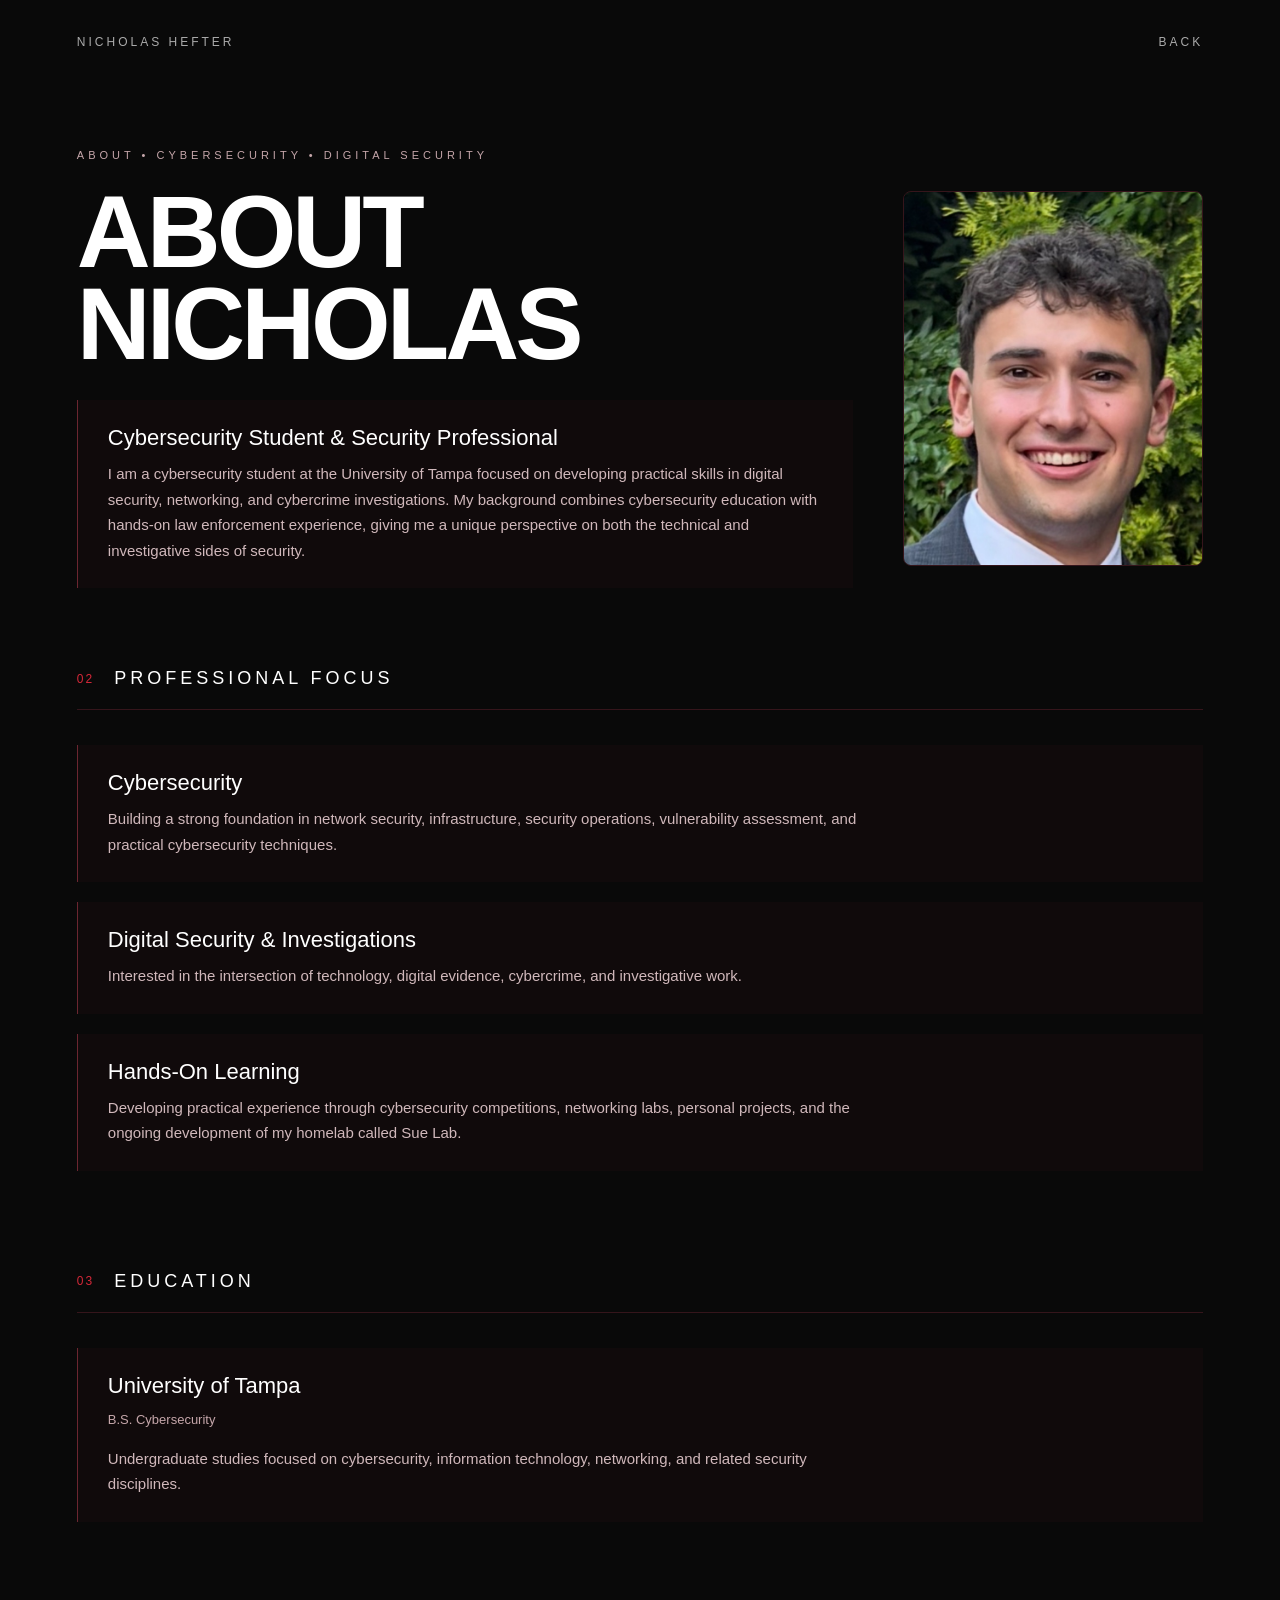
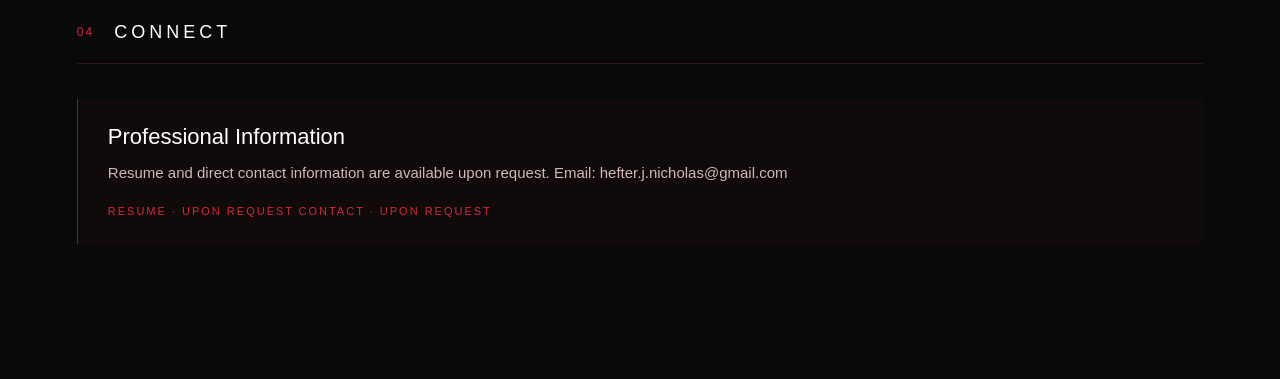
<file: about.html>
<!DOCTYPE html>
<html lang="en">

<head>

    <meta charset="UTF-8">
    <meta name="viewport" content="width=device-width, initial-scale=1.0">

    <title>About | Nicholas Hefter</title>

    <link rel="stylesheet" href="style.css">

</head>

<body>

    <main class="page">

        <!-- Navigation -->

        <nav class="page-nav">

            <a href="index.html">NICHOLAS HEFTER</a>

            <a href="index.html">BACK</a>

        </nav>


       
<!-- Page Header and Introduction -->


<section class="about-hero">

    <div class="about-hero-text">

        <section class="page-header">
            <p class="hero-label">
                ABOUT • CYBERSECURITY • DIGITAL SECURITY
            </p>

            <h1>
                ABOUT<br>
                NICHOLAS
            </h1>
        </section>

        <div class="content-card">
            <h3>Cybersecurity Student & Security Professional</h3>

            <p>
                I am a cybersecurity student at the University
                of Tampa focused on developing practical skills
                in digital security, networking, and cybercrime
                investigations. My background combines cybersecurity 
                education with hands-on law enforcement experience,
                giving me a unique perspective on both the
                technical and investigative sides of security.
            </p>
        </div>

    </div>

    <div class="about-image">
        <img src="images/about-headshot-original-crop.jpg"
             alt="Nicholas Hefter">
    </div>

</section>



        <!-- =========================================
             FOCUS
             ========================================= -->

        <section class="content-section">

            <div class="section-title">

                <span>02</span>

                <h2>PROFESSIONAL FOCUS</h2>

            </div>


            <div class="content-card">

                <h3>Cybersecurity</h3>

                <p>
                    Building a strong foundation in network
                    security, infrastructure, security operations,
                    vulnerability assessment, and practical
                    cybersecurity techniques.
                </p>

            </div>


            <div class="content-card">

                <h3>Digital Security & Investigations</h3>

                <p>
                    Interested in the intersection of technology,
                    digital evidence, cybercrime, and investigative
                    work.
                </p>

            </div>


            <div class="content-card">

                <h3>Hands-On Learning</h3>

                <p>
                    Developing practical experience through
                    cybersecurity competitions, networking labs,
                    personal projects, and the ongoing development
                    of my homelab called Sue Lab.
                </p>

            </div>

        </section>


        <!-- =========================================
             EDUCATION
             ========================================= -->

        <section class="content-section">

            <div class="section-title">

                <span>03</span>

                <h2>EDUCATION</h2>

            </div>


            <div class="content-card">

                <h3>University of Tampa</h3>

                <p class="card-meta">
                    B.S. Cybersecurity
                </p>

                <p>
                    Undergraduate studies focused on cybersecurity,
                    information technology, networking, and
                    related security disciplines.
                </p>

            </div>

        </section>


        <!-- =========================================
             CONNECT
             ========================================= -->

        <section class="content-section">

            <div class="section-title">

                <span>04</span>

                <h2>CONNECT</h2>

            </div>


            <div class="content-card">

                <h3>Professional Information</h3>

                <p>
                    Resume and direct contact information are
                    available upon request.
                    Email: hefter.j.nicholas@gmail.com

                </p>

                <a href="#" class="card-link">
                    RESUME · UPON REQUEST
                </a>

                <a href="#" class="card-link">
                    CONTACT · UPON REQUEST
                </a>

            </div>

        </section>


    </main>

</body>

</html>
</file>
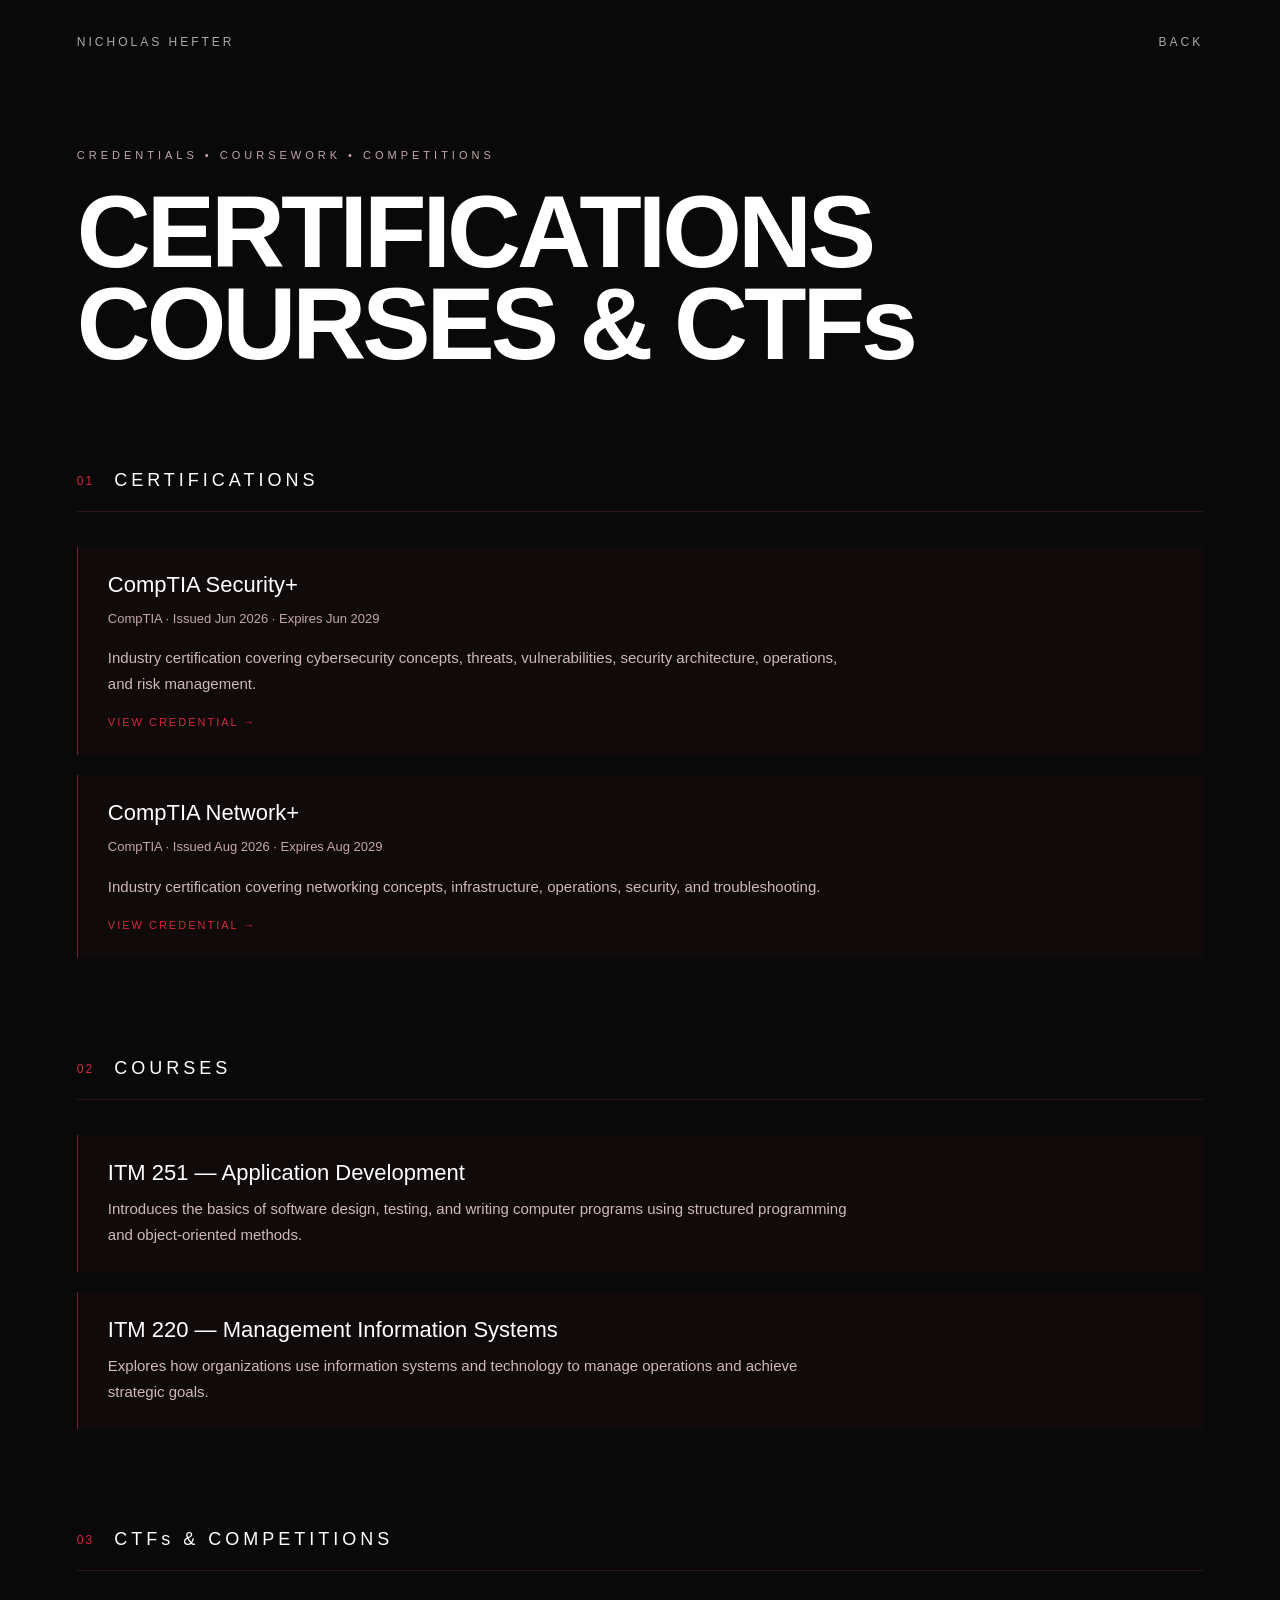
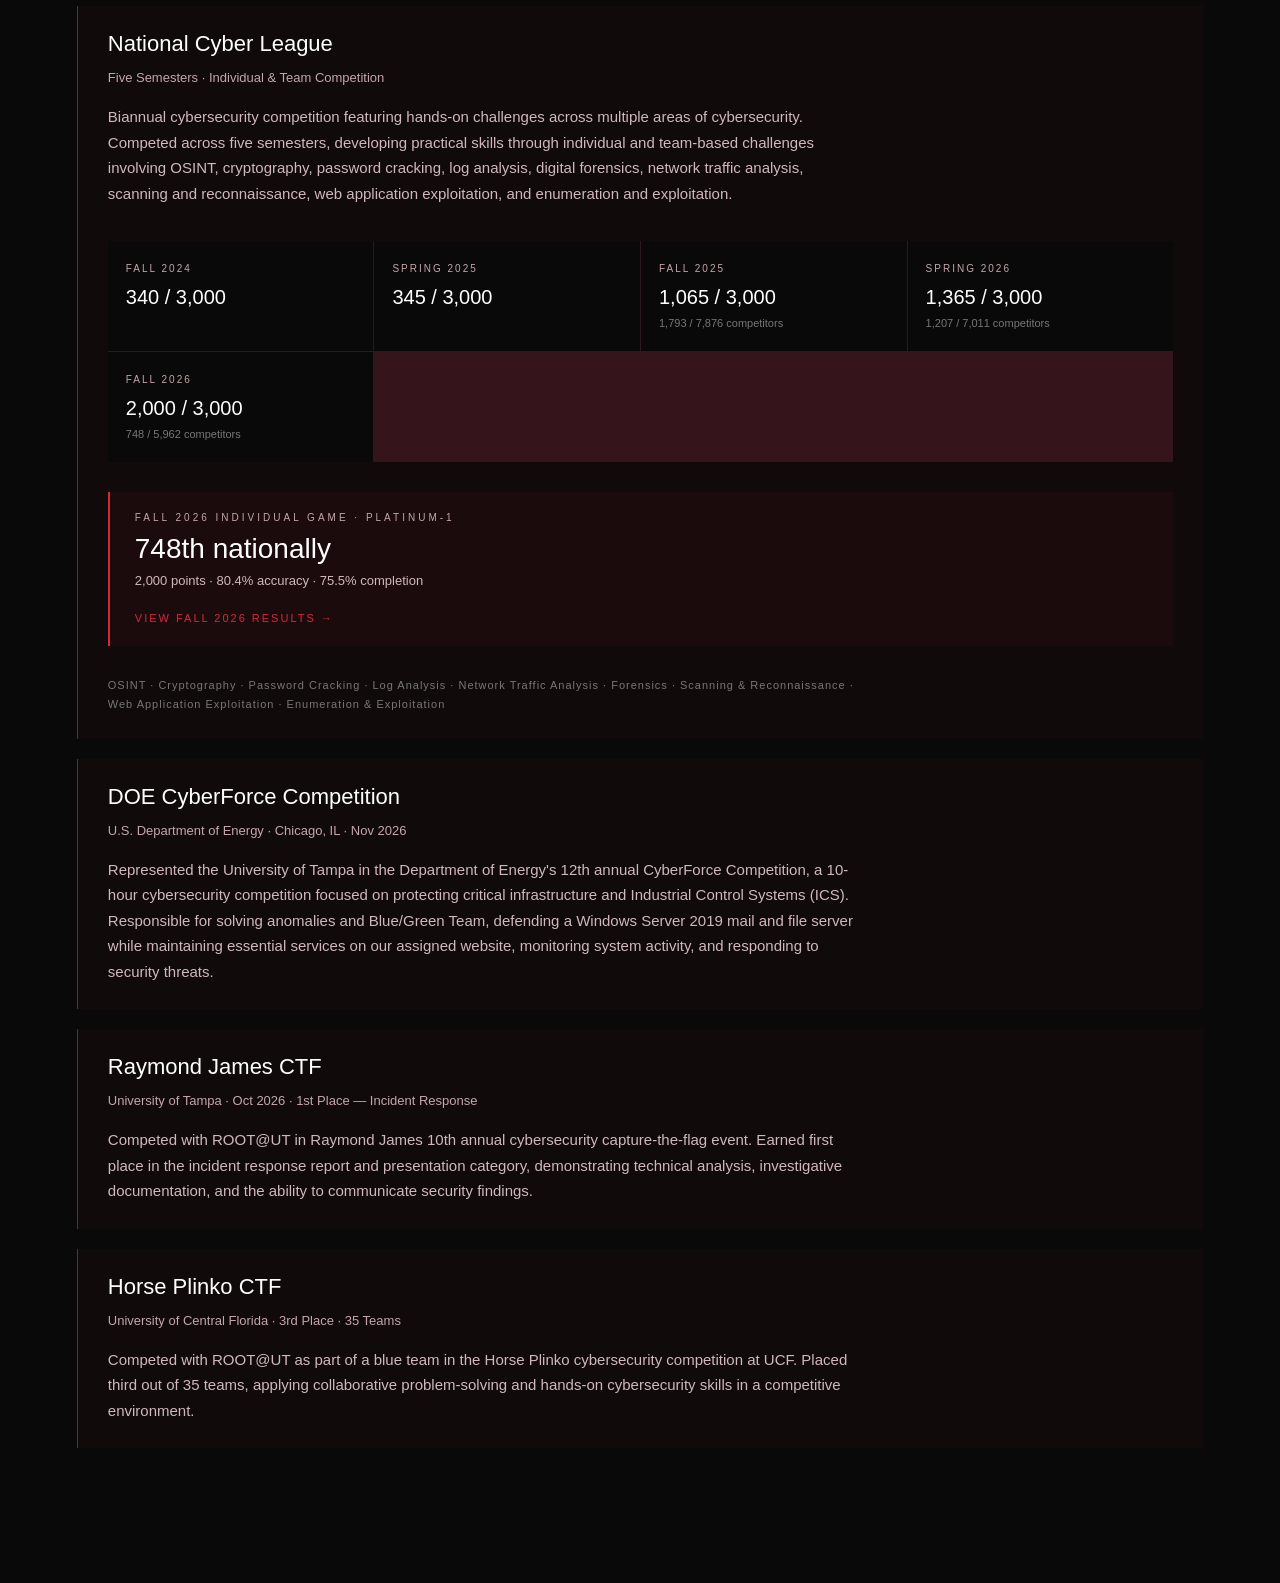
<file: certifications.html>
<!DOCTYPE html>
<html lang="en">

<head>

    <meta charset="UTF-8">
    <meta name="viewport" content="width=device-width, initial-scale=1.0">

    <title>Certifications | Nicholas Hefter</title>

    <link rel="stylesheet" href="style.css">

</head>

<body>

    <main class="page">

        <!-- Navigation -->

        <nav class="page-nav">

            <a href="index.html">NICHOLAS HEFTER</a>

            <a href="index.html">BACK</a>

        </nav>


        <!-- Page Header -->

        <section class="page-header">

            <p class="hero-label">
                CREDENTIALS • COURSEWORK • COMPETITIONS
            </p>

            <h1>
                CERTIFICATIONS<br>
                COURSES & CTFs
            </h1>

        </section>


        <!-- =========================================
             CERTIFICATIONS
             ========================================= -->

        <section class="content-section">

            <div class="section-title">

                <span>01</span>

                <h2>CERTIFICATIONS</h2>

            </div>


            <!-- Security+ -->

            <div class="content-card">

                <h3>CompTIA Security+</h3>

                <p class="card-meta">
                    CompTIA · Issued Jun 2026 · Expires Jun 2029
                </p>

                <p>
                    Industry certification covering cybersecurity
                    concepts, threats, vulnerabilities, security
                    architecture, operations, and risk management.
                </p>

                <a
                    href="https://cp.certmetrics.com/CompTIA/en/public/verify/credential/9987d7bb629b4f12ae9b3b1dc7152455"
                    target="_blank"
                    rel="noopener noreferrer"
                    class="card-link">
                    VIEW CREDENTIAL →
                </a>

            </div>


            <!-- Network+ -->

            <div class="content-card">

                <h3>CompTIA Network+</h3>

                <p class="card-meta">
                    CompTIA · Issued Aug 2026 · Expires Aug 2029
                </p>

                <p>
                    Industry certification covering networking
                    concepts, infrastructure, operations, security,
                    and troubleshooting.
                </p>

                <a
                    href="https://cp.certmetrics.com/CompTIA/en/public/verify/credential/8b1e87f093cf454fa83ebafa1032da5b"
                    target="_blank"
                    rel="noopener noreferrer"
                    class="card-link">
                    VIEW CREDENTIAL →
                </a>

            </div>

        </section>


        <!-- =========================================
             COURSES
             ========================================= -->

        <section class="content-section">

            <div class="section-title">

                <span>02</span>

                <h2>COURSES</h2>

            </div>


            <!-- ITM 251 -->

            <div class="content-card">

                <h3>ITM 251 — Application Development</h3>

                <p>
                    Introduces the basics of software design, testing,
                    and writing computer programs using structured
                    programming and object-oriented methods.
                </p>

            </div>


            <!-- ITM 220 -->

            <div class="content-card">

                <h3>ITM 220 — Management Information Systems</h3>

                <p>
                    Explores how organizations use information systems
                    and technology to manage operations and achieve
                    strategic goals.
                </p>

            </div>

        </section>


        <!-- =========================================
             CTFs & COMPETITIONS
             ========================================= -->

        
<!-- =========================================
     CTFs & COMPETITIONS
     ========================================= -->

<section class="content-section">

    <div class="section-title">

        <span>03</span>

        <h2>CTFs & COMPETITIONS</h2>

    </div>


    <!-- National Cyber League -->

    <div class="content-card">

        <h3>National Cyber League</h3>

        <p class="card-meta">
            Five Semesters · Individual & Team Competition
        </p>

        <p>
            Biannual cybersecurity competition featuring
            hands-on challenges across multiple areas of
            cybersecurity. Competed across five semesters,
            developing practical skills through individual
            and team-based challenges involving OSINT,
            cryptography, password cracking, log analysis,
            digital forensics, network traffic analysis,
            scanning and reconnaissance, web application
            exploitation, and enumeration and exploitation.
        </p>


        <!-- Competition Results -->

        <div class="ncl-results">

            <div class="ncl-result">
                <span class="ncl-semester">FALL 2024</span>
                <strong>340 / 3,000</strong>
            </div>

            <div class="ncl-result">
                <span class="ncl-semester">SPRING 2025</span>
                <strong>345 / 3,000</strong>
            </div>

            <div class="ncl-result">
                <span class="ncl-semester">FALL 2025</span>
                <strong>1,065 / 3,000</strong>
                <small>1,793 / 7,876 competitors</small>
            </div>

            <div class="ncl-result">
                <span class="ncl-semester">SPRING 2026</span>
                <strong>1,365 / 3,000</strong>
                <small>1,207 / 7,011 competitors</small>
            </div>

            <div class="ncl-result">
                <span class="ncl-semester">FALL 2026</span>
                <strong>2,000 / 3,000</strong>
                <small>748 / 5,962 competitors</small>
            </div>

        </div>


        <!-- Latest NCL Result -->

        <div class="ncl-highlight">

            <span>
                FALL 2026 INDIVIDUAL GAME · PLATINUM-1
            </span>

            <strong>748th nationally</strong>

            <p>
                2,000 points · 80.4% accuracy ·
                75.5% completion
            </p>

            <a
                href="https://cyberskyline.com/world/6a1729e7d4551af5a8772a54/report"
                class="card-link"
                target="_blank"
                rel="noopener noreferrer">
                VIEW FALL 2026 RESULTS →
            </a>

        </div>


        <p class="skills-line">
            OSINT · Cryptography · Password Cracking ·
            Log Analysis · Network Traffic Analysis ·
            Forensics · Scanning & Reconnaissance ·
            Web Application Exploitation ·
            Enumeration & Exploitation
        </p>

    </div>


    <!-- DOE CyberForce -->

    <div class="content-card">

        <h3>DOE CyberForce Competition</h3>

        <p class="card-meta">
            U.S. Department of Energy · Chicago, IL · Nov 2026
        </p>

        <p>
            Represented the University of Tampa in the
            Department of Energy's 12th annual CyberForce 
            Competition, a 10-hour cybersecurity competition 
            focused on protecting critical infrastructure and Industrial
            Control Systems (ICS). Responsible for solving anomalies and
            Blue/Green Team, defending a Windows Server 2019 mail and
            file server while maintaining essential services on our assigned 
            website, monitoring system activity, and responding to
            security threats.
        </p>

    </div>


    <!-- Raymond James CTF -->

    <div class="content-card">

        <h3>Raymond James CTF</h3>

        <p class="card-meta">
            University of Tampa · Oct 2026 · 1st Place — Incident Response
        </p>

        <p>
            Competed with ROOT@UT in Raymond James 10th annual 
            cybersecurity capture-the-flag event. Earned first 
            place in the incident response report and presentation 
            category, demonstrating technical analysis, investigative
            documentation, and the ability to communicate
            security findings.
        </p>

    </div>


    <!-- Horse Plinko CTF -->

    <div class="content-card">

        <h3>Horse Plinko CTF</h3>

        <p class="card-meta">
            University of Central Florida · 3rd Place · 35 Teams
        </p>

        <p>
            Competed with ROOT@UT as part of a blue team in the Horse Plinko
            cybersecurity competition at UCF. Placed third
            out of 35 teams, applying collaborative problem-solving
            and hands-on cybersecurity skills in a competitive
            environment.
        </p>

    </div>

</section>
</file>
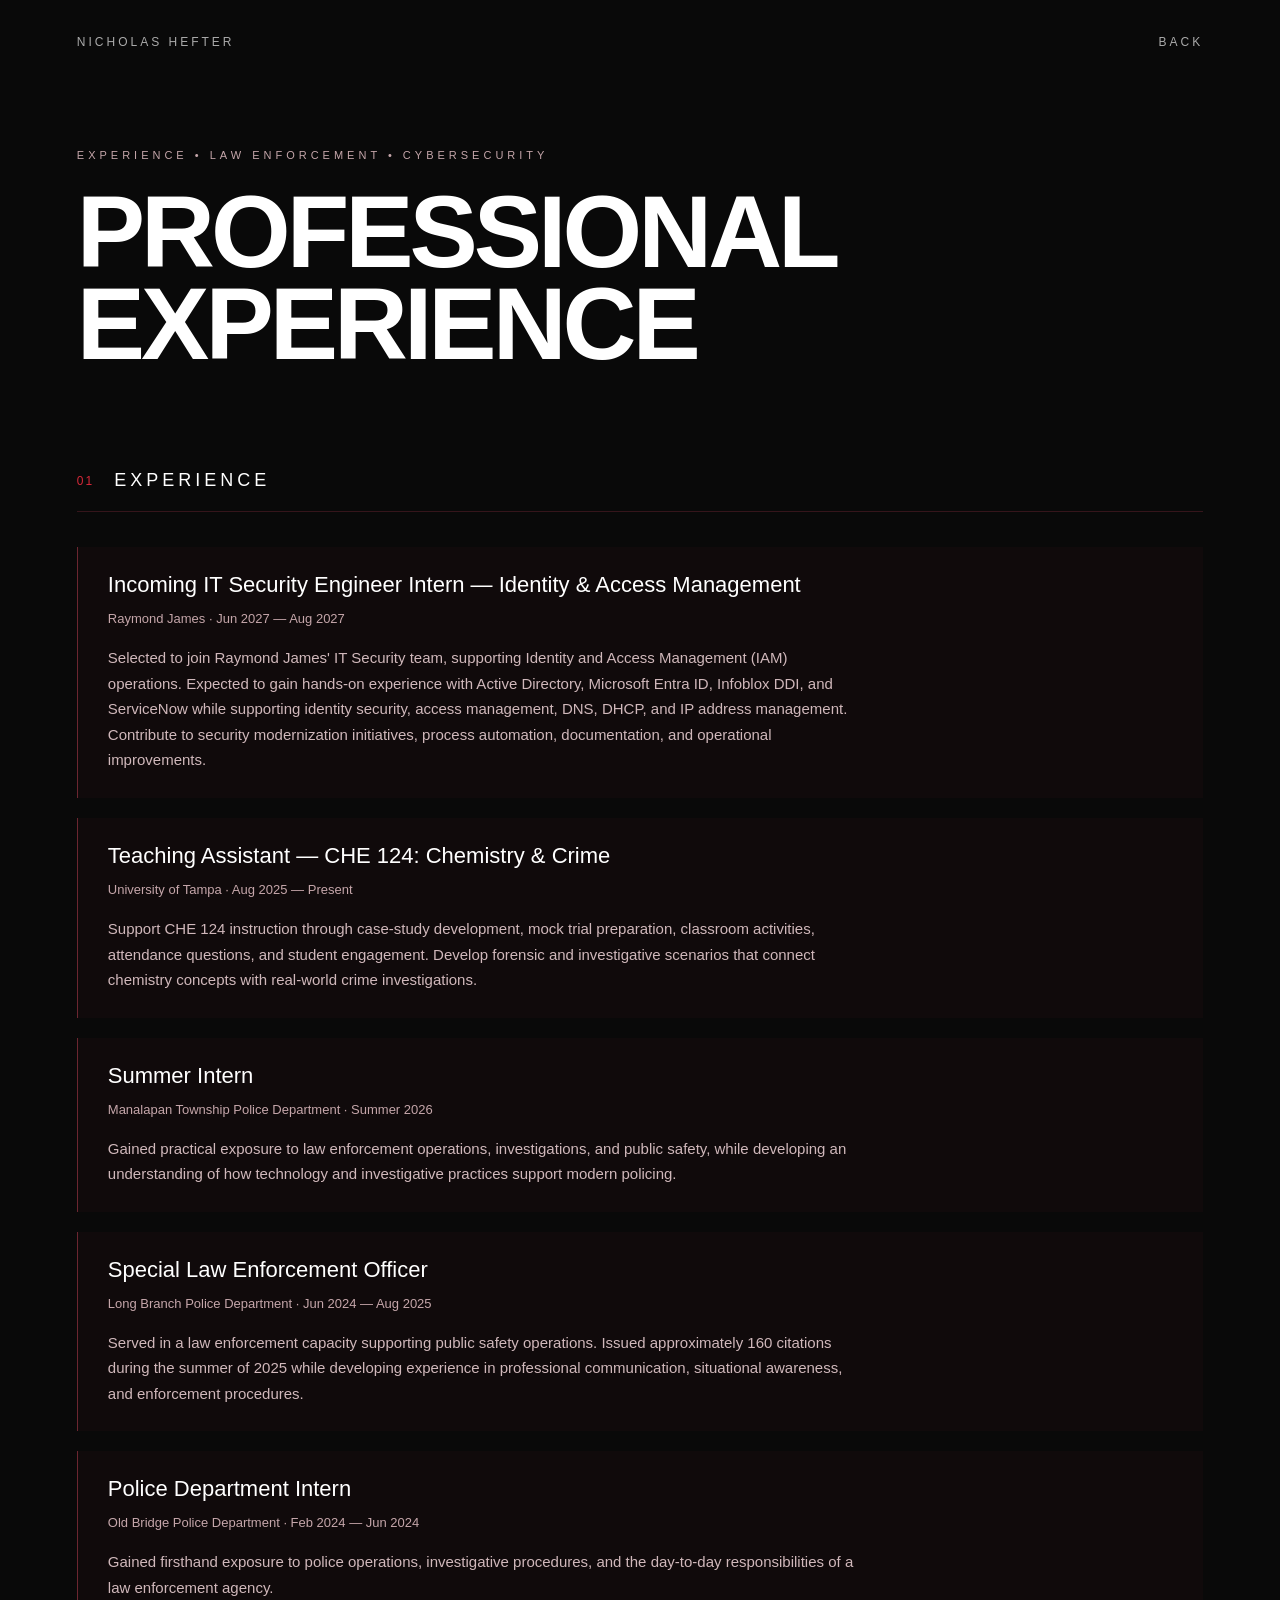
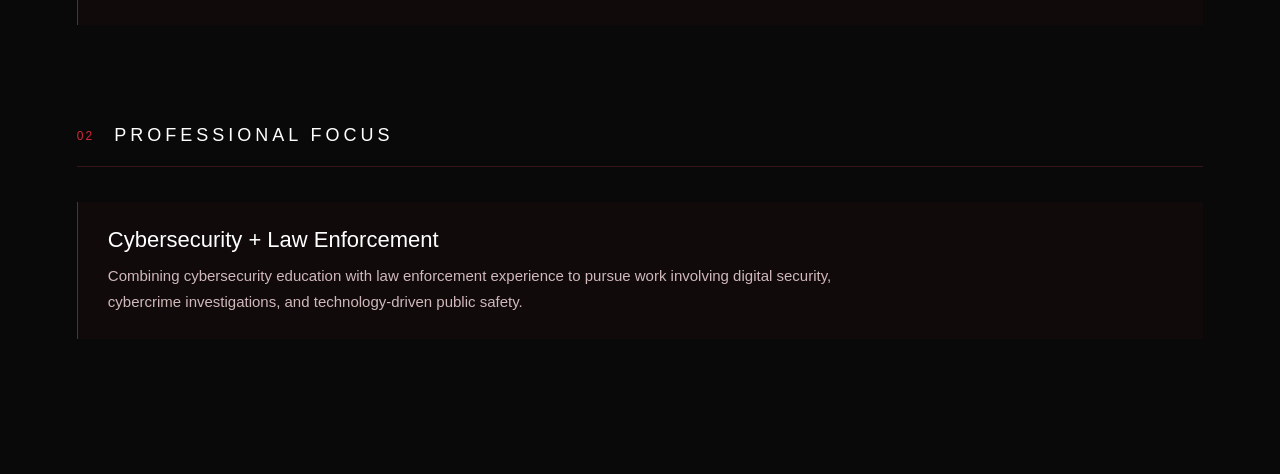
<file: experience.html>
<!DOCTYPE html>
<html lang="en">

<head>

    <meta charset="UTF-8">
    <meta name="viewport" content="width=device-width, initial-scale=1.0">

    <title>Experience | Nicholas Hefter</title>

    <link rel="stylesheet" href="style.css">

</head>

<body>

    <main class="page">

        <!-- Navigation -->

        <nav class="page-nav">

            <a href="index.html">NICHOLAS HEFTER</a>

            <a href="index.html">BACK</a>

        </nav>


        <!-- Page Header -->

        <section class="page-header">

            <p class="hero-label">
                EXPERIENCE • LAW ENFORCEMENT • CYBERSECURITY
            </p>

            <h1>
                PROFESSIONAL<br>
                EXPERIENCE
            </h1>

        </section>


        <!-- =========================================
             EXPERIENCE
             ========================================= -->

        <section class="content-section">

            <div class="section-title">

                <span>01</span>

                <h2>EXPERIENCE</h2>

            </div>


            <!-- Raymond James -->

            <div class="content-card">

                <h3>Incoming IT Security Engineer Intern — Identity & Access Management</h3>

                <p class="card-meta">
                    Raymond James · Jun 2027 — Aug 2027
                </p>

                <p>
                    Selected to join Raymond James' IT Security team,
                    supporting Identity and Access Management (IAM)
                    operations. Expected to gain hands-on experience
                    with Active Directory, Microsoft Entra ID,
                    Infoblox DDI, and ServiceNow while supporting
                    identity security, access management, DNS, DHCP,
                    and IP address management. Contribute to security
                    modernization initiatives, process automation,
                    documentation, and operational improvements.
                </p>

            </div>


            <!-- CHE 124 -->

            <div class="content-card">

                <h3>Teaching Assistant — CHE 124: Chemistry & Crime</h3>

                <p class="card-meta">
                    University of Tampa · Aug 2025 — Present
                </p>

                <p>
                    Support CHE 124 instruction through case-study
                    development, mock trial preparation, classroom
                    activities, attendance questions, and student
                    engagement. Develop forensic and investigative
                    scenarios that connect chemistry concepts with
                    real-world crime investigations.
                </p>

            </div>


            <!-- Manalapan -->

            <div class="content-card">

                <h3>Summer Intern</h3>

                <p class="card-meta">
                    Manalapan Township Police Department · Summer 2026
                </p>

                <p>
                    Gained practical exposure to law enforcement
                    operations, investigations, and public safety,
                    while developing an understanding of how
                    technology and investigative practices support
                    modern policing.
                </p>

            </div>


            <!-- Long Branch -->

            <div class="content-card">

                <h3>Special Law Enforcement Officer</h3>

                <p class="card-meta">
                    Long Branch Police Department · Jun 2024 — Aug 2025
                </p>

                <p>
                    Served in a law enforcement capacity supporting
                    public safety operations. Issued approximately
                    160 citations during the summer of 2025 while
                    developing experience in professional
                    communication, situational awareness, and
                    enforcement procedures.
                </p>

            </div>


            <!-- Old Bridge -->

            <div class="content-card">

                <h3>Police Department Intern</h3>

                <p class="card-meta">
                    Old Bridge Police Department · Feb 2024 — Jun 2024
                </p>

                <p>
                    Gained firsthand exposure to police operations,
                    investigative procedures, and the day-to-day
                    responsibilities of a law enforcement agency.
                </p>

            </div>

        </section>


        <!-- =========================================
             PROFESSIONAL FOCUS
             ========================================= -->

        <section class="content-section">

            <div class="section-title">

                <span>02</span>

                <h2>PROFESSIONAL FOCUS</h2>

            </div>


            <div class="content-card">

                <h3>Cybersecurity + Law Enforcement</h3>

                <p>
                    Combining cybersecurity education with
                    law enforcement experience to pursue work
                    involving digital security, cybercrime
                    investigations, and technology-driven
                    public safety.
                </p>

            </div>

        </section>

    </main>

</body>

</html>
</file>
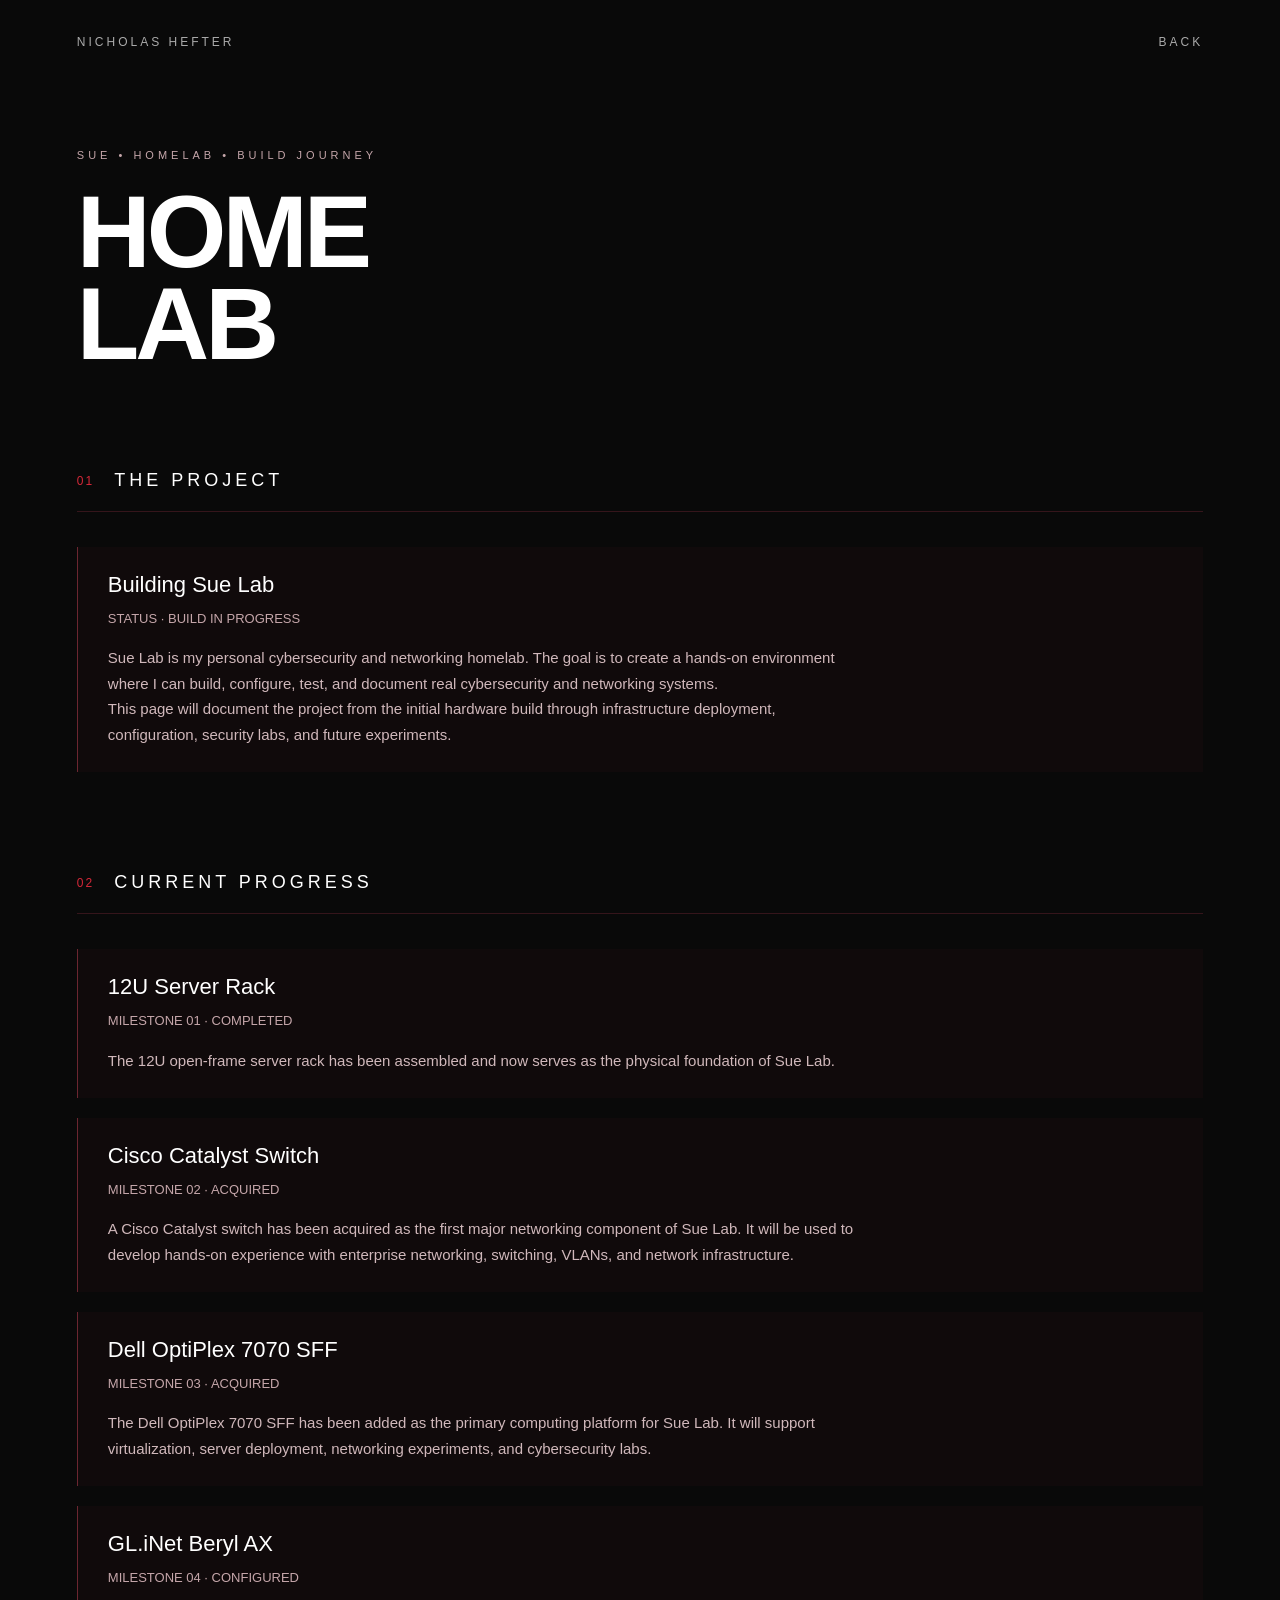
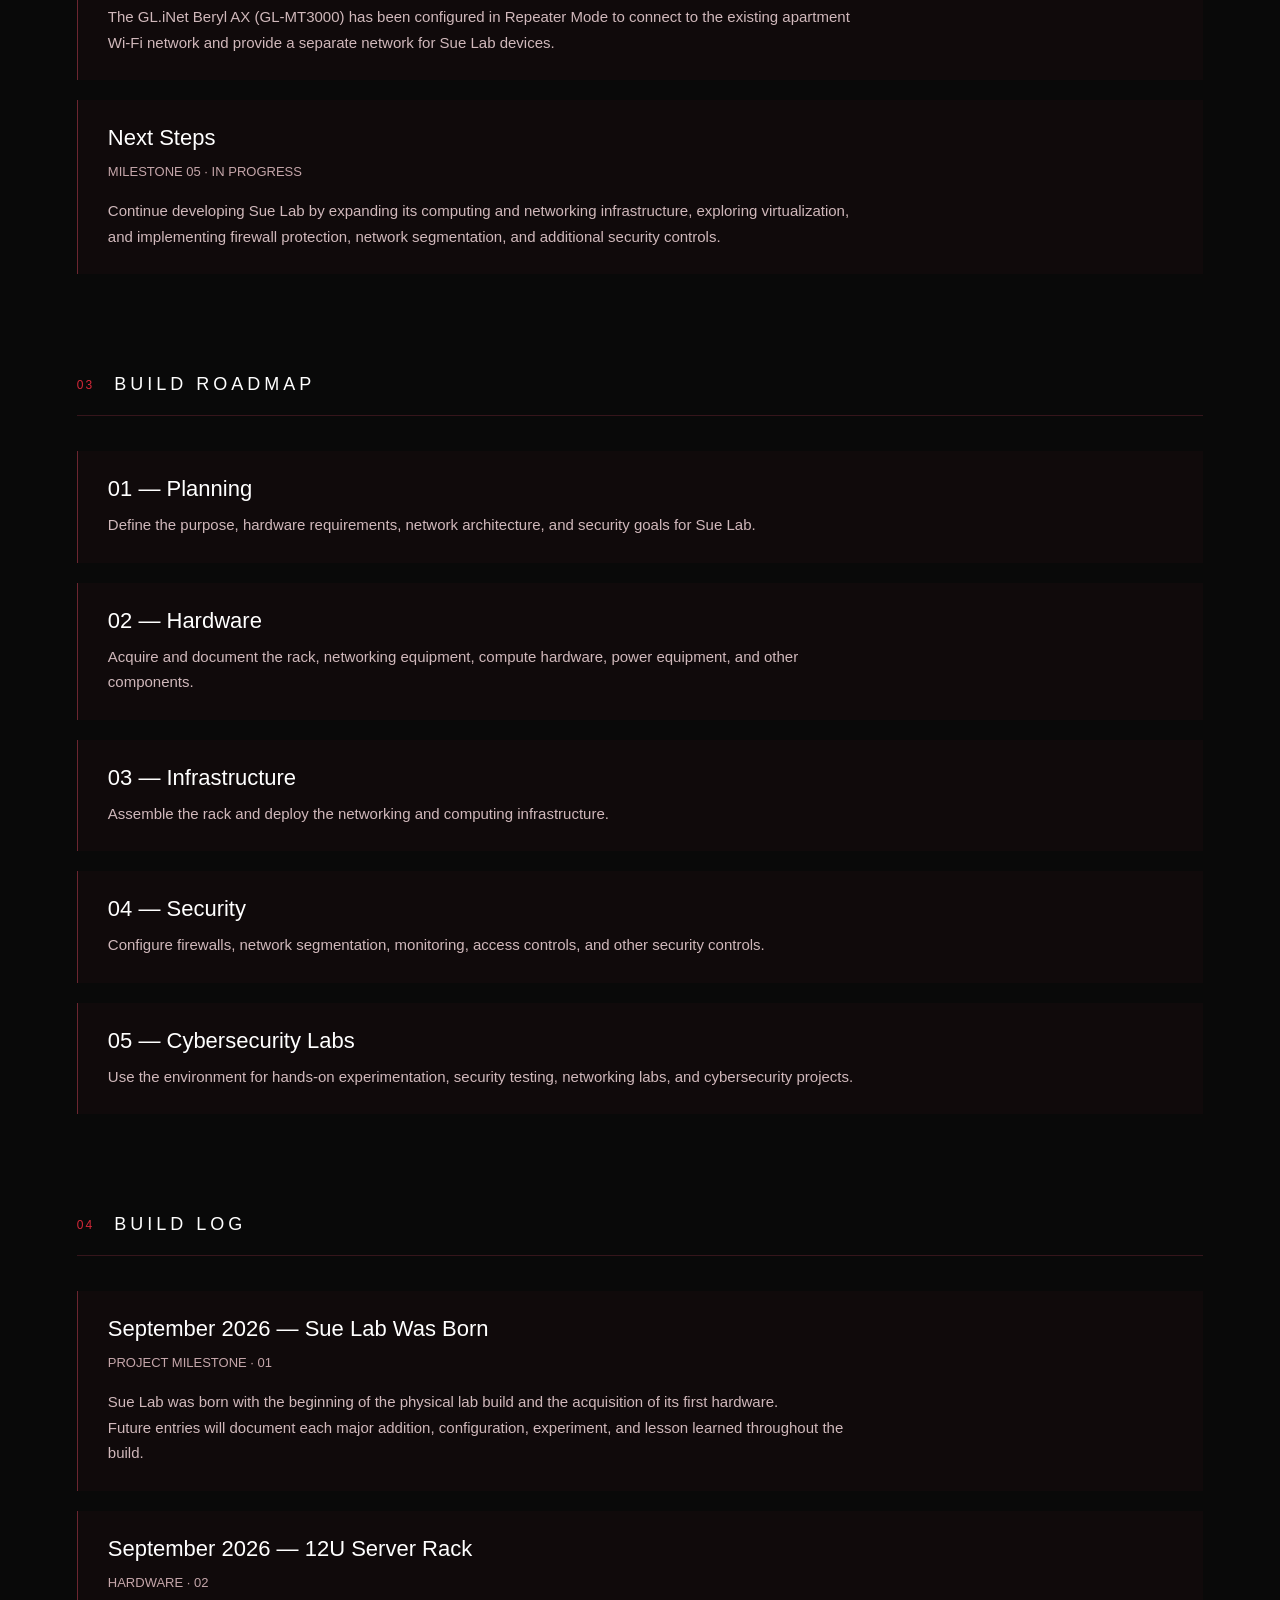
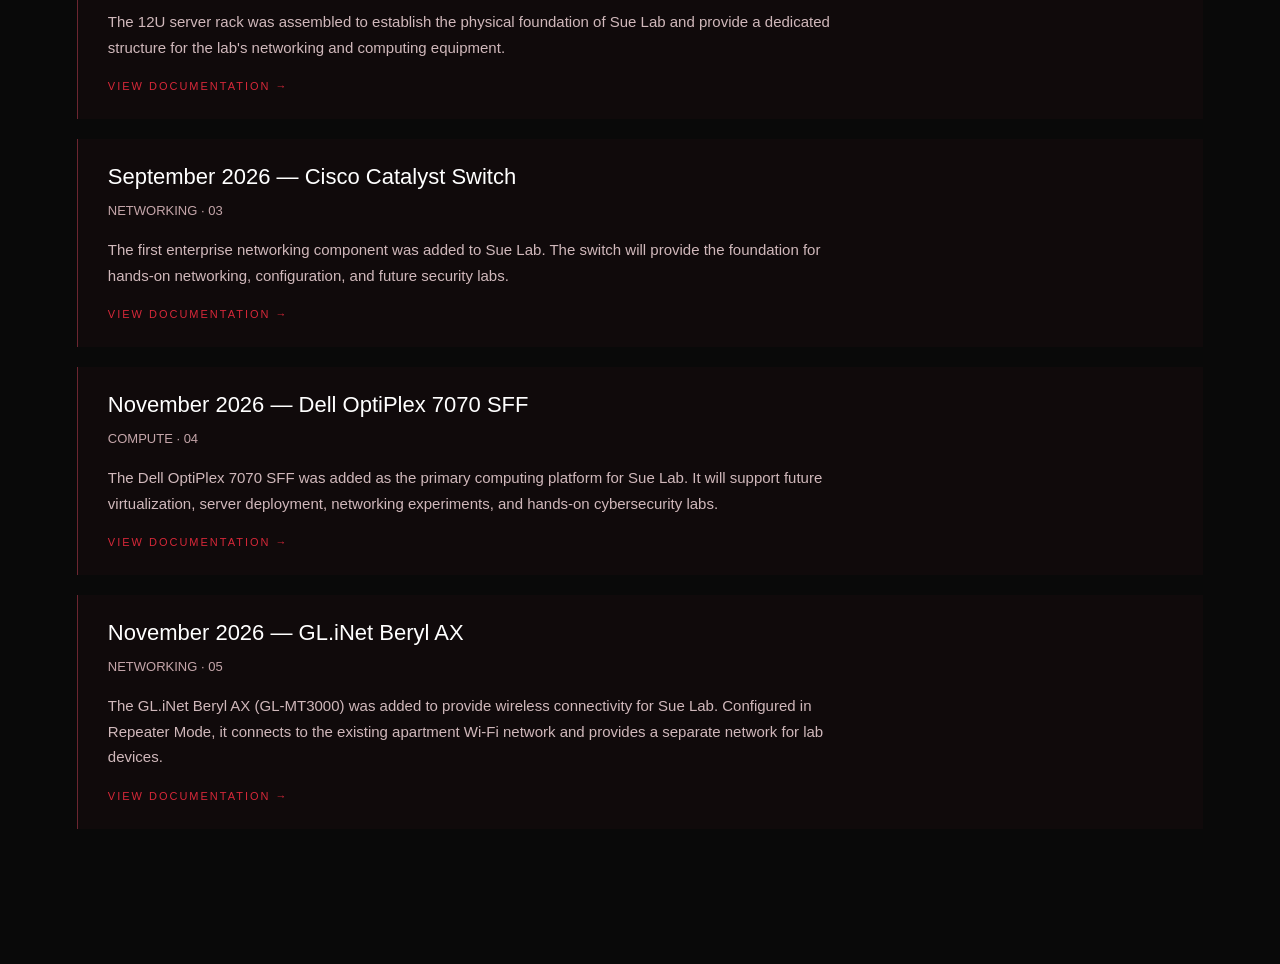
<file: homelab.html>
<!DOCTYPE html>
<html lang="en">

<head>

    <meta charset="UTF-8">
    <meta name="viewport" content="width=device-width, initial-scale=1.0">

    <title>Homelab | Nicholas Hefter</title>

    <link rel="stylesheet" href="style.css">

</head>

<body>

    <main class="page">

        <!-- Navigation -->

        <nav class="page-nav">

            <a href="index.html">NICHOLAS HEFTER</a>

            <a href="index.html">BACK</a>

        </nav>


        <!-- Page Header -->

        <section class="page-header">

            <p class="hero-label">
                SUE • HOMELAB • BUILD JOURNEY
            </p>

            <h1>
                HOME<br>
                LAB
            </h1>

        </section>


        <!-- =========================================
             OVERVIEW
             ========================================= -->

        <section class="content-section">

            <div class="section-title">

                <span>01</span>

                <h2>THE PROJECT</h2>

            </div>


            <div class="content-card">

                <h3>Building Sue Lab</h3>

                <p class="card-meta">
                    STATUS · BUILD IN PROGRESS
                </p>

                <p>
                    Sue Lab is my personal cybersecurity and
                    networking homelab. The goal is to create
                    a hands-on environment where I can build,
                    configure, test, and document real
                    cybersecurity and networking systems.
                </p>

                <p>
                    This page will document the project from
                    the initial hardware build through
                    infrastructure deployment, configuration,
                    security labs, and future experiments.
                </p>

            </div>

        </section>


        
<!-- =========================================
     CURRENT PROGRESS
     ========================================= -->

<section class="content-section">

    <div class="section-title">

        <span>02</span>

        <h2>CURRENT PROGRESS</h2>

    </div>


    <div class="content-card">

        <h3>12U Server Rack</h3>

        <p class="card-meta">
            MILESTONE 01 · COMPLETED
        </p>

        <p>
            The 12U open-frame server rack has been
            assembled and now serves as the physical
            foundation of Sue Lab.
        </p>

    </div>


    <div class="content-card">

        <h3>Cisco Catalyst Switch</h3>

        <p class="card-meta">
            MILESTONE 02 · ACQUIRED
        </p>

        <p>
            A Cisco Catalyst switch has been acquired
            as the first major networking component
            of Sue Lab. It will be used to develop
            hands-on experience with enterprise
            networking, switching, VLANs, and network
            infrastructure.
        </p>

    </div>


    <div class="content-card">

        <h3>Dell OptiPlex 7070 SFF</h3>

        <p class="card-meta">
            MILESTONE 03 · ACQUIRED
        </p>

        <p>
            The Dell OptiPlex 7070 SFF has been added
            as the primary computing platform for Sue
            Lab. It will support virtualization, server
            deployment, networking experiments, and
            cybersecurity labs.
        </p>

    </div>


    <div class="content-card">

        <h3>GL.iNet Beryl AX</h3>

        <p class="card-meta">
            MILESTONE 04 · CONFIGURED
        </p>

        <p>
            The GL.iNet Beryl AX (GL-MT3000) has been
            configured in Repeater Mode to connect to
            the existing apartment Wi-Fi network and
            provide a separate network for Sue Lab
            devices.
        </p>

    </div>


    <div class="content-card">

        <h3>Next Steps</h3>

        <p class="card-meta">
            MILESTONE 05 · IN PROGRESS
        </p>

        <p>
            Continue developing Sue Lab by expanding
            its computing and networking infrastructure,
            exploring virtualization, and implementing
            firewall protection, network segmentation,
            and additional security controls.
        </p>

    </div>

</section>



        <!-- =========================================
             BUILD ROADMAP
             ========================================= -->

        <section class="content-section">

            <div class="section-title">

                <span>03</span>

                <h2>BUILD ROADMAP</h2>

            </div>


            <div class="content-card">

                <h3>01 — Planning</h3>

                <p>
                    Define the purpose, hardware requirements,
                    network architecture, and security goals
                    for Sue Lab.
                </p>

            </div>


            <div class="content-card">

                <h3>02 — Hardware</h3>

                <p>
                    Acquire and document the rack, networking
                    equipment, compute hardware, power
                    equipment, and other components.
                </p>

            </div>


            <div class="content-card">

                <h3>03 — Infrastructure</h3>

                <p>
                    Assemble the rack and deploy the networking
                    and computing infrastructure.
                </p>

            </div>


            <div class="content-card">

                <h3>04 — Security</h3>

                <p>
                    Configure firewalls, network segmentation,
                    monitoring, access controls, and other
                    security controls.
                </p>

            </div>


            <div class="content-card">

                <h3>05 — Cybersecurity Labs</h3>

                <p>
                    Use the environment for hands-on
                    experimentation, security testing,
                    networking labs, and cybersecurity projects.
                </p>

            </div>

        </section>


        <!-- =========================================
             BUILD LOG
             ========================================= -->

        <section class="content-section">

            <div class="section-title">

                <span>04</span>

                <h2>BUILD LOG</h2>

            </div>


            <div class="content-card">

                <h3>September 2026 — Sue Lab Was Born</h3>

                <p class="card-meta">
                    PROJECT MILESTONE · 01
                </p>

                <p>
                    Sue Lab was born with the beginning of the
                    physical lab build and the acquisition of
                    its first hardware.
                </p>

                <p>
                    Future entries will document each major
                    addition, configuration, experiment, and
                    lesson learned throughout the build.
                </p>

            </div>


            <div class="content-card">

                <h3>September 2026 — 12U Server Rack</h3>

                <p class="card-meta">
                    HARDWARE · 02
                </p>

                <p>
                    The 12U server rack was assembled to
                    establish the physical foundation of Sue Lab
                    and provide a dedicated structure for the
                    lab's networking and computing equipment.
                </p>

                <a href="Server-Rack-Documentation.pdf"
                   class="card-link"
                   target="_blank">
                    VIEW DOCUMENTATION →
                </a>

            </div>


            <div class="content-card">

                <h3>September 2026 — Cisco Catalyst Switch</h3>

                <p class="card-meta">
                    NETWORKING · 03
                </p>

                <p>
                    The first enterprise networking component
                    was added to Sue Lab. The switch will provide
                    the foundation for hands-on networking,
                    configuration, and future security labs.
                </p>

                <a href="Switch-Documentation.pdf"
                   class="card-link"
                   target="_blank">
                    VIEW DOCUMENTATION →
                </a>

            </div>


            <div class="content-card">

                <h3>November 2026 — Dell OptiPlex 7070 SFF</h3>

                <p class="card-meta">
                    COMPUTE · 04
                </p>

                <p>
                    The Dell OptiPlex 7070 SFF was added as the
                    primary computing platform for Sue Lab. It
                    will support future virtualization, server
                    deployment, networking experiments, and
                    hands-on cybersecurity labs.
                </p>

               <a href="Dell%20OptiPlex%207070%20Documentation.pdf"
   class="card-link"
   target="_blank">
    VIEW DOCUMENTATION →
</a>

            </div>


            <div class="content-card">

                <h3>November 2026 — GL.iNet Beryl AX</h3>

                <p class="card-meta">
                    NETWORKING · 05
                </p>

                <p>
                    The GL.iNet Beryl AX (GL-MT3000) was added
                    to provide wireless connectivity for Sue Lab.
                    Configured in Repeater Mode, it connects to
                    the existing apartment Wi-Fi network and
                    provides a separate network for lab devices.
                </p>

                <a href="Router%20Documentation.pdf"
   class="card-link"
   target="_blank">
    VIEW DOCUMENTATION →
</a>

            </div>

        </section>

    </main>

</body>

</html>
</file>
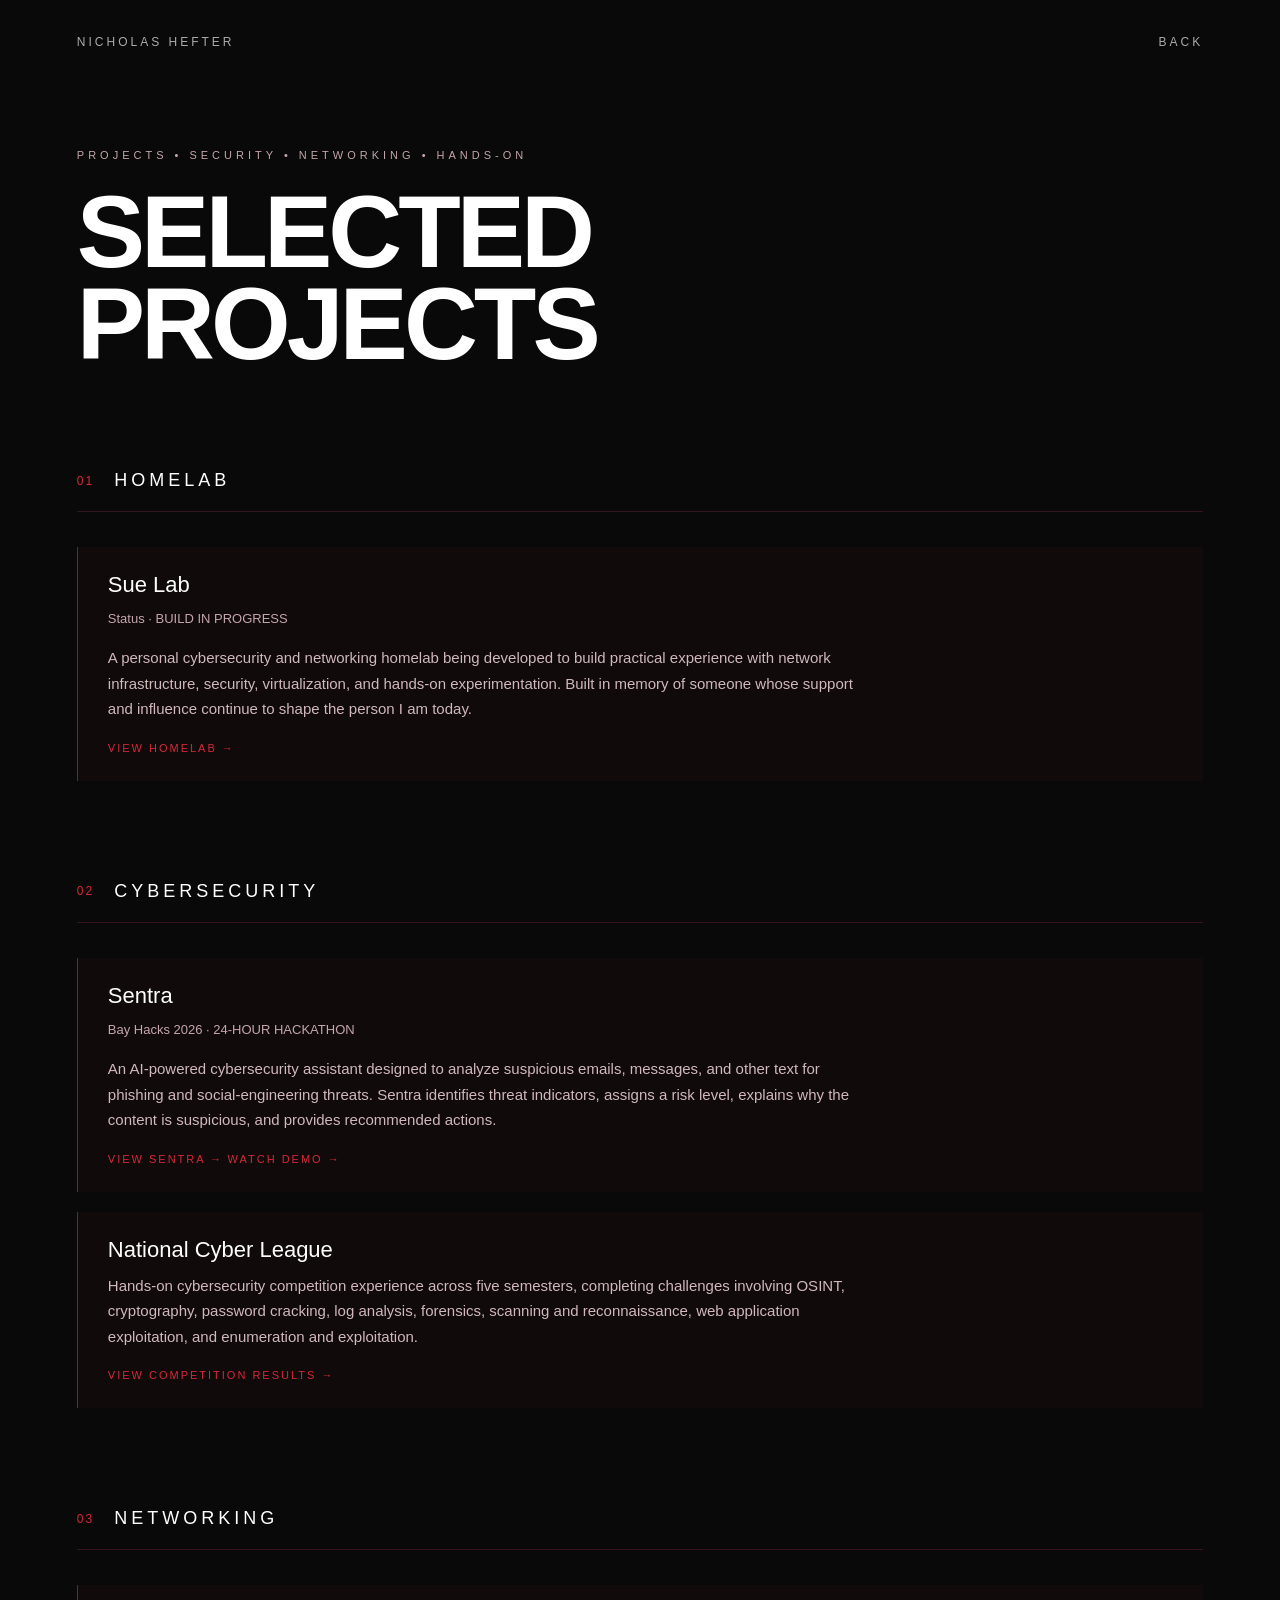
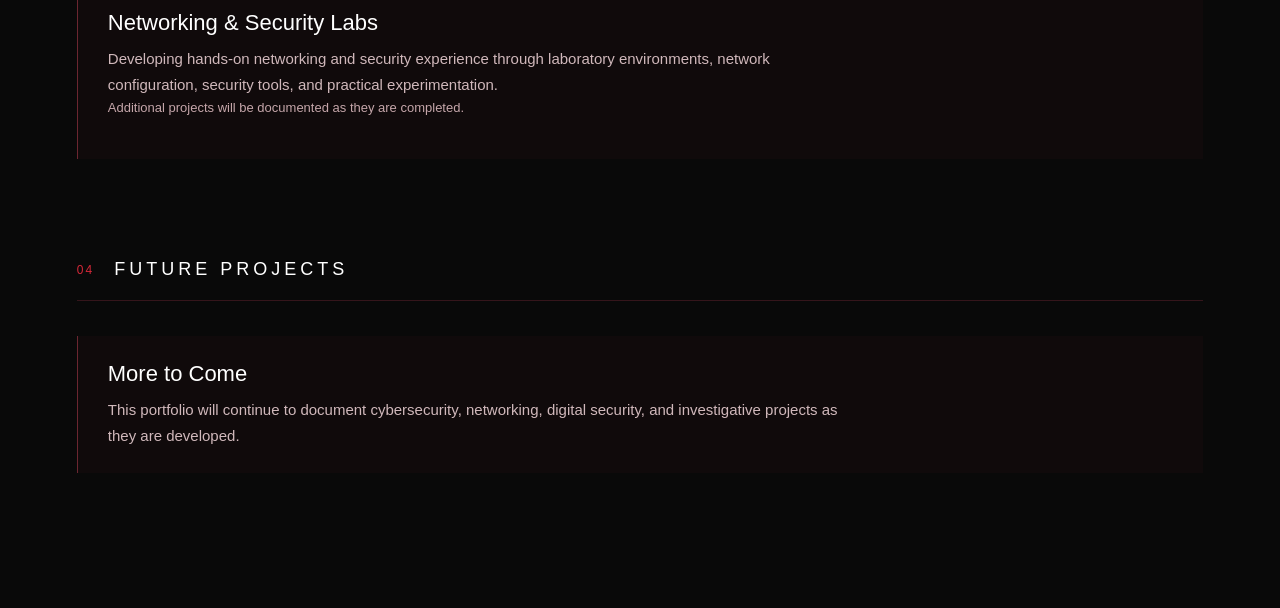
<file: projects.html>
<!DOCTYPE html>
<html lang="en">

<head>

    <meta charset="UTF-8">
    <meta name="viewport" content="width=device-width, initial-scale=1.0">

    <title>Projects | Nicholas Hefter</title>

    <link rel="stylesheet" href="style.css">

</head>

<body>

    <main class="page">

        <!-- Navigation -->

        <nav class="page-nav">

            <a href="index.html">NICHOLAS HEFTER</a>

            <a href="index.html">BACK</a>

        </nav>


        <!-- Page Header -->

        <section class="page-header">

            <p class="hero-label">
                PROJECTS • SECURITY • NETWORKING • HANDS-ON
            </p>

            <h1>
                SELECTED<br>
                PROJECTS
            </h1>

        </section>


        <!-- =========================================
             PROJECTS
             ========================================= -->

        <section class="content-section">

            <div class="section-title">

                <span>01</span>

                <h2>HOMELAB</h2>

            </div>


            <div class="content-card">

                <h3>Sue Lab</h3>

                <p class="card-meta">
                    Status · BUILD IN PROGRESS
                </p>

                <p>
                    A personal cybersecurity and networking
                    homelab being developed to build practical
                    experience with network infrastructure,
                    security, virtualization, and hands-on
                    experimentation.
                    Built in memory of someone whose support and influence continue to shape the person I am today.
                </p>


                <a
                    href="homelab.html"
                    class="card-link">
                    VIEW HOMELAB →
                </a>

            </div>

        </section>


        <!-- =========================================
             CYBERSECURITY
             ========================================= -->

        <section class="content-section">

            <div class="section-title">

                <span>02</span>

                <h2>CYBERSECURITY</h2>

            </div>


            <div class="content-card">

                <h3>Sentra</h3>

             <p class="card-meta">
    Bay Hacks 2026 · 24-HOUR HACKATHON
</p>

<p>
    An AI-powered cybersecurity assistant designed
    to analyze suspicious emails, messages, and
    other text for phishing and social-engineering
    threats. Sentra identifies threat indicators,
    assigns a risk level, explains why the content
    is suspicious, and provides recommended actions.
</p>

<a
    href="https://github.com/nicholashefter/Sentra"
    class="card-link"
    target="_blank"
    rel="noopener noreferrer">
    VIEW SENTRA →
</a>

<a
    href="https://vimeo.com/1228427111?fl=tl&fe=ec"
    class="card-link"
    target="_blank"
    rel="noopener noreferrer">
    WATCH DEMO →
</a>

            </div>


            <div class="content-card">

                <h3>National Cyber League</h3>

                <p>
                    Hands-on cybersecurity competition experience
                    across five semesters, completing challenges
                    involving OSINT, cryptography, password
                    cracking, log analysis, forensics, scanning
                    and reconnaissance, web application exploitation,
                    and enumeration and exploitation.
                </p>

                <a
                    href="certifications.html"
                    class="card-link">
                    VIEW COMPETITION RESULTS →
                </a>

            </div>

        </section>


        <!-- =========================================
             NETWORKING
             ========================================= -->

        <section class="content-section">

            <div class="section-title">

                <span>03</span>

                <h2>NETWORKING</h2>

            </div>


            <div class="content-card">

                <h3>Networking & Security Labs</h3>

                <p>
                    Developing hands-on networking and security
                    experience through laboratory environments,
                    network configuration, security tools,
                    and practical experimentation.
                </p>

                <p class="card-meta">
                    Additional projects will be documented as they
                    are completed.
                </p>

            </div>

        </section>


        <!-- =========================================
             FUTURE PROJECTS
             ========================================= -->

        <section class="content-section">

            <div class="section-title">

                <span>04</span>

                <h2>FUTURE PROJECTS</h2>

            </div>


            <div class="content-card">

                <h3>More to Come</h3>

                <p>
                    This portfolio will continue to document
                    cybersecurity, networking, digital security,
                    and investigative projects as they are
                    developed.
                </p>

            </div>

        </section>

    </main>

</body>

</html>
</file>
<file: style.css>
* {
    margin: 0;
    padding: 0;
    box-sizing: border-box;
}

html {
    scroll-behavior: smooth;
}

body {
    background: #090909;
    color: #ffffff;
    font-family: Arial, sans-serif;
}

.home {
    min-height: 100vh;
    width: 100%;
    padding: 35px 6%;
    display: flex;
    flex-direction: column;
    justify-content: space-between;
}


/* =========================================
   TOP NAVIGATION
   ========================================= */

.top-nav {
    display: flex;
    justify-content: space-between;
    align-items: center;
}

.linkedin-link {
    display: inline-flex;
    align-items: center;
    justify-content: center;
    width: 34px;
    height: 34px;
    color: #ffffff;
    background: #D62839;
    border: 1px solid #D62839;
    border-radius: 5px;
    text-decoration: none;
    transition: all 0.3s ease;
}

.linkedin-mark {
    font-family: Arial, sans-serif;
    font-size: 21px;
    font-weight: 700;
    letter-spacing: -1.5px;
}

.linkedin-link:hover {
    background: #FF354D;
    border-color: #FF354D;
    transform: translateY(-2px);
    box-shadow: 0 0 12px rgba(214, 40, 57, 0.45);
}

.about-link {
    color: #aaa;
    text-decoration: none;
    font-size: 13px;
    letter-spacing: 3px;
    transition: 0.3s;
}

.about-link:hover {
    color: white;
}

/* =========================================
   HERO
   ========================================= */

.hero {
    flex: 1;
    display: grid;
    grid-template-columns: 1fr 1fr;
    align-items: center;
    gap: 60px;
    max-width: 1400px;
    width: 100%;
    margin: auto;
}

.hero-content {
    max-width: 650px;
}

.hero-label {
    color: #C5A6AA;
    font-size: 11px;
    letter-spacing: 4px;
    margin-bottom: 25px;
}

.hero h1 {
    font-size: clamp(60px, 8vw, 115px);
    line-height: 0.9;
    letter-spacing: -5px;
    margin-bottom: 30px;
}

.education {
    border-left: 1px solid #6B2630;
    padding-left: 18px;
    margin-bottom: 25px;
}

.education p:first-child {
    color: #f5f5f5;
    font-size: 18px;
    margin-bottom: 4px;
}

.education p:last-child {
    color: #C5A6AA;
    font-size: 15px;
}

.intro {
    max-width: 520px;
    color: #D0B8BB;
    font-size: 17px;
    line-height: 1.7;
}


/* =========================================
   CYBER NETWORK
   ========================================= */

.cyber-animation {
    display: flex;
    justify-content: center;
    align-items: center;
    height: 500px;
}

.network {
    position: relative;
    width: 480px;
    height: 480px;
}


/* =========================================
   NETWORK NODES
   ========================================= */

.node {
    position: absolute;
    width: 7px;
    height: 7px;
    border-radius: 50%;
    background: #ffffff;

    box-shadow:
        0 0 8px rgba(255, 255, 255, 0.7);

    z-index: 5;

    animation: nodePulse 3.5s ease-in-out infinite;
}


/* Node Positions */

.node-1 {
    top: 7%;
    left: 32%;
    animation-delay: 0.3s;
}

.node-2 {
    top: 17%;
    right: 14%;
    animation-delay: 1.2s;
}

.node-3 {
    top: 42%;
    right: 3%;
    animation-delay: 2s;
}

.node-4 {
    bottom: 14%;
    right: 18%;
    animation-delay: 0.8s;
}

.node-5 {
    bottom: 4%;
    left: 34%;
    animation-delay: 1.7s;
}

.node-6 {
    top: 58%;
    left: 4%;
    animation-delay: 2.4s;
}

.node-7 {
    top: 28%;
    left: 12%;
    animation-delay: 1s;
}

.node-8 {
    top: 72%;
    left: 16%;
    animation-delay: 2.8s;
}


/* =========================================
   NETWORK CONNECTIONS
   ========================================= */

.connection {
    position: absolute;
    height: 1px;

    background: linear-gradient(
        90deg,
        transparent,
        rgba(214, 40, 57, 0.75),
        rgba(255, 53, 77, 0.9),
        rgba(214, 40, 57, 0.4),
        transparent
    );

    transform-origin: left center;

    z-index: 1;
    opacity: 0.65;

    animation: connectionPulse 4s ease-in-out infinite;
}


/* Connection Positions */

.connection-1 {
    width: 175px;
    top: 50%;
    left: 50%;
    transform: rotate(-123deg);
}

.connection-2 {
    width: 195px;
    top: 50%;
    left: 50%;
    transform: rotate(-43deg);
}

.connection-3 {
    width: 215px;
    top: 50%;
    left: 50%;
    transform: rotate(-8deg);
}

.connection-4 {
    width: 185px;
    top: 50%;
    left: 50%;
    transform: rotate(48deg);
}

.connection-5 {
    width: 215px;
    top: 50%;
    left: 50%;
    transform: rotate(110deg);
}

.connection-6 {
    width: 210px;
    top: 50%;
    left: 50%;
    transform: rotate(164deg);
}

.connection-7 {
    width: 140px;
    top: 50%;
    left: 50%;
    transform: rotate(-154deg);
}

.connection-8 {
    width: 155px;
    top: 50%;
    left: 50%;
    transform: rotate(135deg);
}


/* =========================================
   DATA PACKETS
   ========================================= */

.data-packet {
    position: absolute;

    width: 5px;
    height: 5px;

    border-radius: 50%;

    background: #FF354D;

    box-shadow:
        0 0 8px #FF354D,
        0 0 16px rgba(255, 53, 77, 0.6);

    z-index: 4;

    opacity: 0;

    animation: packetTravel 4s linear infinite;
}

.packet-1 {
    offset-path: path("M 240 240 L 170 100");
}

.packet-2 {
    offset-path: path("M 240 240 L 430 220");
    animation-delay: 1s;
}

.packet-3 {
    offset-path: path("M 240 240 L 330 420");
    animation-delay: 2s;
}

.packet-4 {
    offset-path: path("M 240 240 L 40 310");
    animation-delay: 3s;
}


/* =========================================
   CENTRAL SECURITY CORE
   ========================================= */

.central-node {
    position: absolute;

    top: 50%;
    left: 50%;

    width: 100px;
    height: 100px;

    transform: translate(-50%, -50%);

    display: flex;
    justify-content: center;
    align-items: center;

    border: 1px solid rgba(255, 53, 77, 0.85);

    border-radius: 50%;

    background:
        radial-gradient(
            circle,
            rgba(255, 53, 77, 0.12),
            rgba(214, 40, 57, 0.04),
            transparent 70%
        );

    box-shadow:
        0 0 30px rgba(214, 40, 57, 0.3),
        inset 0 0 25px rgba(214, 40, 57, 0.1);

    z-index: 3;

    animation: corePulse 4s ease-in-out infinite;
}


/* =========================================
   CORE CENTER
   ========================================= */

.core-center {
    width: 10px;
    height: 10px;

    border-radius: 50%;

    background: #ffffff;

    box-shadow:
        0 0 8px #ffffff,
        0 0 20px #D62839,
        0 0 35px rgba(255, 53, 77, 0.8);

    animation: centerPulse 2s ease-in-out infinite;
}


/* =========================================
   CORE RINGS
   ========================================= */

.core-ring {
    position: absolute;

    border-radius: 50%;

    border: 1px solid rgba(255, 53, 77, 0.4);

    pointer-events: none;
}

.core-ring-1 {
    width: 125px;
    height: 125px;

    animation: ringPulse 3s ease-out infinite;
}

.core-ring-2 {
    width: 155px;
    height: 155px;

    border-color: rgba(255, 53, 77, 0.25);

    animation: ringPulse 3s ease-out infinite 1s;
}

.core-ring-3 {
    width: 190px;
    height: 190px;

    border-color: rgba(255, 53, 77, 0.12);

    animation: ringPulse 3s ease-out infinite 2s;
}


/* =========================================
   ANIMATIONS
   ========================================= */

@keyframes nodePulse {

    0%,
    100% {
        transform: scale(1);
        opacity: 0.45;
    }

    50% {
        transform: scale(1.8);
        opacity: 1;
    }
}


@keyframes connectionPulse {

    0%,
    100% {
        opacity: 0.35;
    }

    50% {
        opacity: 0.85;
    }
}


@keyframes packetTravel {

    0% {
        offset-distance: 0%;
        opacity: 0;
    }

    10% {
        opacity: 1;
    }

    80% {
        opacity: 1;
    }

    100% {
        offset-distance: 100%;
        opacity: 0;
    }
}


@keyframes centerPulse {

    0%,
    100% {
        transform: scale(1);
        opacity: 0.7;
    }

    50% {
        transform: scale(1.6);
        opacity: 1;
    }
}


@keyframes corePulse {

    0%,
    100% {
        box-shadow:
            0 0 25px rgba(214, 40, 57, 0.2),
            inset 0 0 20px rgba(214, 40, 57, 0.08);
    }

    50% {
        box-shadow:
            0 0 50px rgba(214, 40, 57, 0.5),
            inset 0 0 35px rgba(214, 40, 57, 0.15);
    }
}


@keyframes ringPulse {

    0% {
        transform: scale(0.75);
        opacity: 0;
    }

    25% {
        opacity: 0.7;
    }

    100% {
        transform: scale(1.25);
        opacity: 0;
    }
}


/* =========================================
   BOTTOM NAVIGATION
   ========================================= */

.bottom-nav {
    display: flex;
    justify-content: center;
    gap: 50px;
    padding-top: 30px;
    border-top: 1px solid #35151B;
}

.bottom-nav a {
    color: #C5A6AA;
    text-decoration: none;
    font-size: 11px;
    letter-spacing: 2px;
    transition: 0.3s;
}

.bottom-nav a:hover {
    color: white;
}


/* =========================================
   MOBILE
   ========================================= */

@media (max-width: 900px) {

    .hero {
        grid-template-columns: 1fr;
        text-align: center;
    }

    .hero-content {
        margin: auto;
    }

    .education {
        border-left: none;
        border-top: 1px solid #6B2630;
        padding-left: 0;
        padding-top: 15px;
    }

    .cyber-animation {
        display: none;
    }

    .bottom-nav {
        gap: 20px;
        flex-wrap: wrap;
    }
}


@media (max-width: 600px) {

    .home {
        padding: 25px 6%;
    }

    .hero h1 {
        font-size: 60px;
        letter-spacing: -3px;
    }

    .bottom-nav {
        justify-content: flex-start;
    }
}/* =========================================
   INNER PAGES
   ========================================= */

.page {
    min-height: 100vh;
    padding: 35px 6%;
    background: #090909;
}


/* Page Navigation */

.page-nav {
    display: flex;
    justify-content: space-between;
    align-items: center;
    margin-bottom: 100px;
}

.page-nav a {
    color: #aaa;
    text-decoration: none;
    font-size: 12px;
    letter-spacing: 3px;
    transition: 0.3s;
}

.page-nav a:hover {
    color: #ffffff;
}


/* Page Header */

.page-header {
    max-width: 1200px;
    margin: 0 auto 100px;
}

.page-header h1 {
    font-size: clamp(55px, 8vw, 110px);
    line-height: 0.9;
    letter-spacing: -4px;
}


/* Content */

.content-section {
    max-width: 1200px;
    margin: 0 auto 100px;
}


/* Section Title */

.section-title {
    display: flex;
    align-items: center;
    gap: 20px;
    border-bottom: 1px solid #35151B;
    padding-bottom: 20px;
    margin-bottom: 35px;
}

.section-title span {
    color: #D62839;
    font-size: 12px;
    letter-spacing: 2px;
}

.section-title h2 {
    font-size: 18px;
    letter-spacing: 4px;
    font-weight: normal;
}


/* Cards */

.content-card {
    border-left: 1px solid #6B2630;
    padding: 25px 30px;
    margin-bottom: 20px;
    background: rgba(214, 40, 57, 0.03);
    transition: 0.3s;
}

.content-card:hover {
    background: rgba(214, 40, 57, 0.08);
    border-left-color: #D62839;
}

.content-card h3 {
    font-size: 22px;
    font-weight: normal;
    margin-bottom: 10px;
}

.content-card p {
    max-width: 750px;
    color: #D0B8BB;
    font-size: 15px;
    line-height: 1.7;
}


/* Mobile */

@media (max-width: 700px) {

    .page {
        padding: 25px 6%;
    }

    .page-nav {
        margin-bottom: 70px;
    }

    .page-header {
        margin-bottom: 70px;
    }

    .page-header h1 {
        font-size: 55px;
    }

    .content-section {
        margin-bottom: 70px;
    }

}/* =========================================
   CERTIFICATIONS / NCL
   ========================================= */

.card-meta {
    color: #C5A6AA !important;
    font-size: 13px !important;
    margin-bottom: 15px;
}

.card-link {
    display: inline-block;
    margin-top: 20px;
    color: #D62839;
    text-decoration: none;
    font-size: 11px;
    letter-spacing: 2px;
    transition: 0.3s;
}

.card-link:hover {
    color: #ffffff;
}


/* NCL Results */

.ncl-results {
    display: grid;
    grid-template-columns: repeat(4, 1fr);
    gap: 1px;
    margin-top: 35px;
    margin-bottom: 30px;
    background: #35151B;
}

.ncl-result {
    background: #090909;
    padding: 22px 18px;
}

.ncl-semester {
    display: block;
    color: #C5A6AA;
    font-size: 10px;
    letter-spacing: 2px;
    margin-bottom: 12px;
}

.ncl-result strong {
    display: block;
    color: #ffffff;
    font-size: 20px;
    font-weight: normal;
}

.ncl-result small {
    display: block;
    color: #777;
    font-size: 11px;
    margin-top: 8px;
}


/* NCL Highlight */

.ncl-highlight {
    border-left: 2px solid #D62839;
    padding: 20px 25px;
    margin-bottom: 30px;
    background: rgba(214, 40, 57, 0.06);
}

.ncl-highlight span {
    display: block;
    color: #C5A6AA;
    font-size: 10px;
    letter-spacing: 3px;
    margin-bottom: 10px;
}

.ncl-highlight strong {
    display: block;
    font-size: 28px;
    font-weight: normal;
    margin-bottom: 5px;
}

.ncl-highlight p {
    color: #D0B8BB;
    font-size: 13px;
}


/* NCL Skills */

.skills-line {
    color: #777 !important;
    font-size: 11px !important;
    letter-spacing: 1px;
}


/* Mobile */

@media (max-width: 900px) {

    .ncl-results {
        grid-template-columns: repeat(2, 1fr);
    }

}


@media (max-width: 600px) {

    .ncl-results {
        grid-template-columns: 1fr;
    }

}
/* =========================================
   HOMEPAGE ATMOSPHERE
   ========================================= */

.home {
    position: relative;
    overflow: hidden;
}

/* Subtle technical grid */

.home::before {
    content: "";
    position: absolute;
    inset: 0;
    background-image:
        linear-gradient(rgba(255, 53, 77, 0.035) 1px, transparent 1px),
        linear-gradient(90deg, rgba(255, 53, 77, 0.035) 1px, transparent 1px);
    background-size: 70px 70px;
    pointer-events: none;
    mask-image: radial-gradient(circle at 70% 50%, black, transparent 65%);
}

/* Ambient red glow */

.home::after {
    content: "";
    position: absolute;
    width: 700px;
    height: 700px;
    right: 5%;
    top: 50%;
    transform: translateY(-50%);
    background: radial-gradient(
        circle,
        rgba(214, 40, 57, 0.10),
        rgba(214, 40, 57, 0.035) 35%,
        transparent 70%
    );
    filter: blur(20px);
    pointer-events: none;
}

/* Keep content above atmosphere */

.home > * {
    position: relative;
    z-index: 2;
}


/* =========================================
   HOMEPAGE ENTRANCE
   ========================================= */

.hero-content {
    animation: heroReveal 1.2s ease-out both;
}

.cyber-animation {
    animation: networkReveal 1.5s ease-out both;
}

.bottom-nav {
    animation: navReveal 1.4s ease-out both;
}

@keyframes heroReveal {

    from {
        opacity: 0;
        transform: translateX(-25px);
    }

    to {
        opacity: 1;
        transform: translateX(0);
    }

}

@keyframes networkReveal {

    from {
        opacity: 0;
        transform: scale(0.88);
    }

    to {
        opacity: 1;
        transform: scale(1);
    }

}

@keyframes navReveal {

    from {
        opacity: 0;
        transform: translateY(15px);
    }

    to {
        opacity: 1;
        transform: translateY(0);
    }

}

/* =========================================
   ENHANCED NEXUS NETWORK
   ========================================= */

.cyber-animation {
    position: relative;
}

.cyber-animation::before {
    content: "";
    position: absolute;
    width: 520px;
    height: 520px;
    border-radius: 50%;
    background: radial-gradient(
        circle,
        rgba(255, 53, 77, 0.08),
        transparent 68%
    );
    animation: ambientPulse 6s ease-in-out infinite;
    pointer-events: none;
}

@keyframes ambientPulse {

    0%, 100% {
        transform: scale(0.92);
        opacity: 0.5;
    }

    50% {
        transform: scale(1.08);
        opacity: 1;
    }

}


/* More active nodes */

.node {
    animation:
        nodePulse 3.5s ease-in-out infinite,
        nodeGlow 5s ease-in-out infinite;
}

@keyframes nodeGlow {

    0%, 100% {
        box-shadow:
            0 0 5px rgba(255,255,255,0.4);
    }

    50% {
        box-shadow:
            0 0 10px rgba(255,255,255,0.8),
            0 0 18px rgba(255,53,77,0.7);
    }

}


/* Stronger central system */

.central-node {
    animation:
        corePulse 4s ease-in-out infinite,
        coreFloat 8s ease-in-out infinite;
}

@keyframes coreFloat {

    0%, 100% {
        transform: translate(-50%, -50%) scale(1);
    }

    50% {
        transform: translate(-50%, -50%) scale(1.04);
    }

}


/* Moving red energy around the network */

.network::after {
    content: "";
    position: absolute;
    width: 260px;
    height: 260px;
    top: 110px;
    left: 110px;
    border-radius: 50%;
    border: 1px solid rgba(255,53,77,0.08);
    animation: networkOrbit 12s linear infinite;
    pointer-events: none;
}

@keyframes networkOrbit {

    from {
        transform: rotate(0deg) scale(1);
        opacity: 0.3;
    }

    50% {
        opacity: 0.8;
    }

    to {
        transform: rotate(360deg) scale(1.12);
        opacity: 0.3;
    }

}

.bottom-nav a {
    position: relative;
}

.bottom-nav a::after {
    content: "";
    position: absolute;
    left: 0;
    bottom: -8px;
    width: 0;
    height: 1px;
    background: #D62839;
    transition: width 0.3s ease;
}

.bottom-nav a:hover::after {
    width: 100%;
}

.bottom-nav a:hover {
    color: #ffffff;
    text-shadow: 0 0 12px rgba(255, 53, 77, 0.5);
}

/* ABOUT PAGE HERO */

.about-hero {
    display: grid;
    grid-template-columns: 1fr 300px;
    align-items: center;
    gap: 45px;
    margin-bottom: 60px;
}

.about-hero-text {
    min-width: 0;
}

.about-hero .page-header {
    margin-bottom: 30px;
}

.about-image {
    width: 100%;
    max-width: 300px;
    justify-self: end;
}

.about-image img {
    display: block;
    width: 100%;
    aspect-ratio: 4 / 5;
    object-fit: cover;
    border-radius: 8px;
    border: 1px solid #35151B;
}


/* ABOUT PAGE HERO */

.about-hero {
    display: grid;
    grid-template-columns: minmax(0, 1fr) 300px;
    align-items: center;
    gap: 50px;
    width: 100%;
    margin-bottom: 60px;
}

.about-hero-text {
    grid-column: 1;
    min-width: 0;
}

.about-hero .page-header {
    margin: 0 0 30px 0;
}

.about-hero .content-card {
    width: 100%;
}

.about-image {
    grid-column: 2;
    grid-row: 1;
    width: 100%;
    max-width: 300px;
    justify-self: end;
}

.about-image img {
    display: block;
    width: 100%;
    aspect-ratio: 4 / 5;
    object-fit: cover;
    border-radius: 8px;
    border: 1px solid #35151B;
}

/* MOBILE */

@media (max-width: 700px) {
    .about-hero {
        grid-template-columns: 1fr;
        gap: 25px;
    }

    .about-hero-text {
        grid-column: 1;
        grid-row: 2;
    }

    .about-image {
        grid-column: 1;
        grid-row: 1;
        max-width: 240px;
        justify-self: center;
    }
}
</file>
